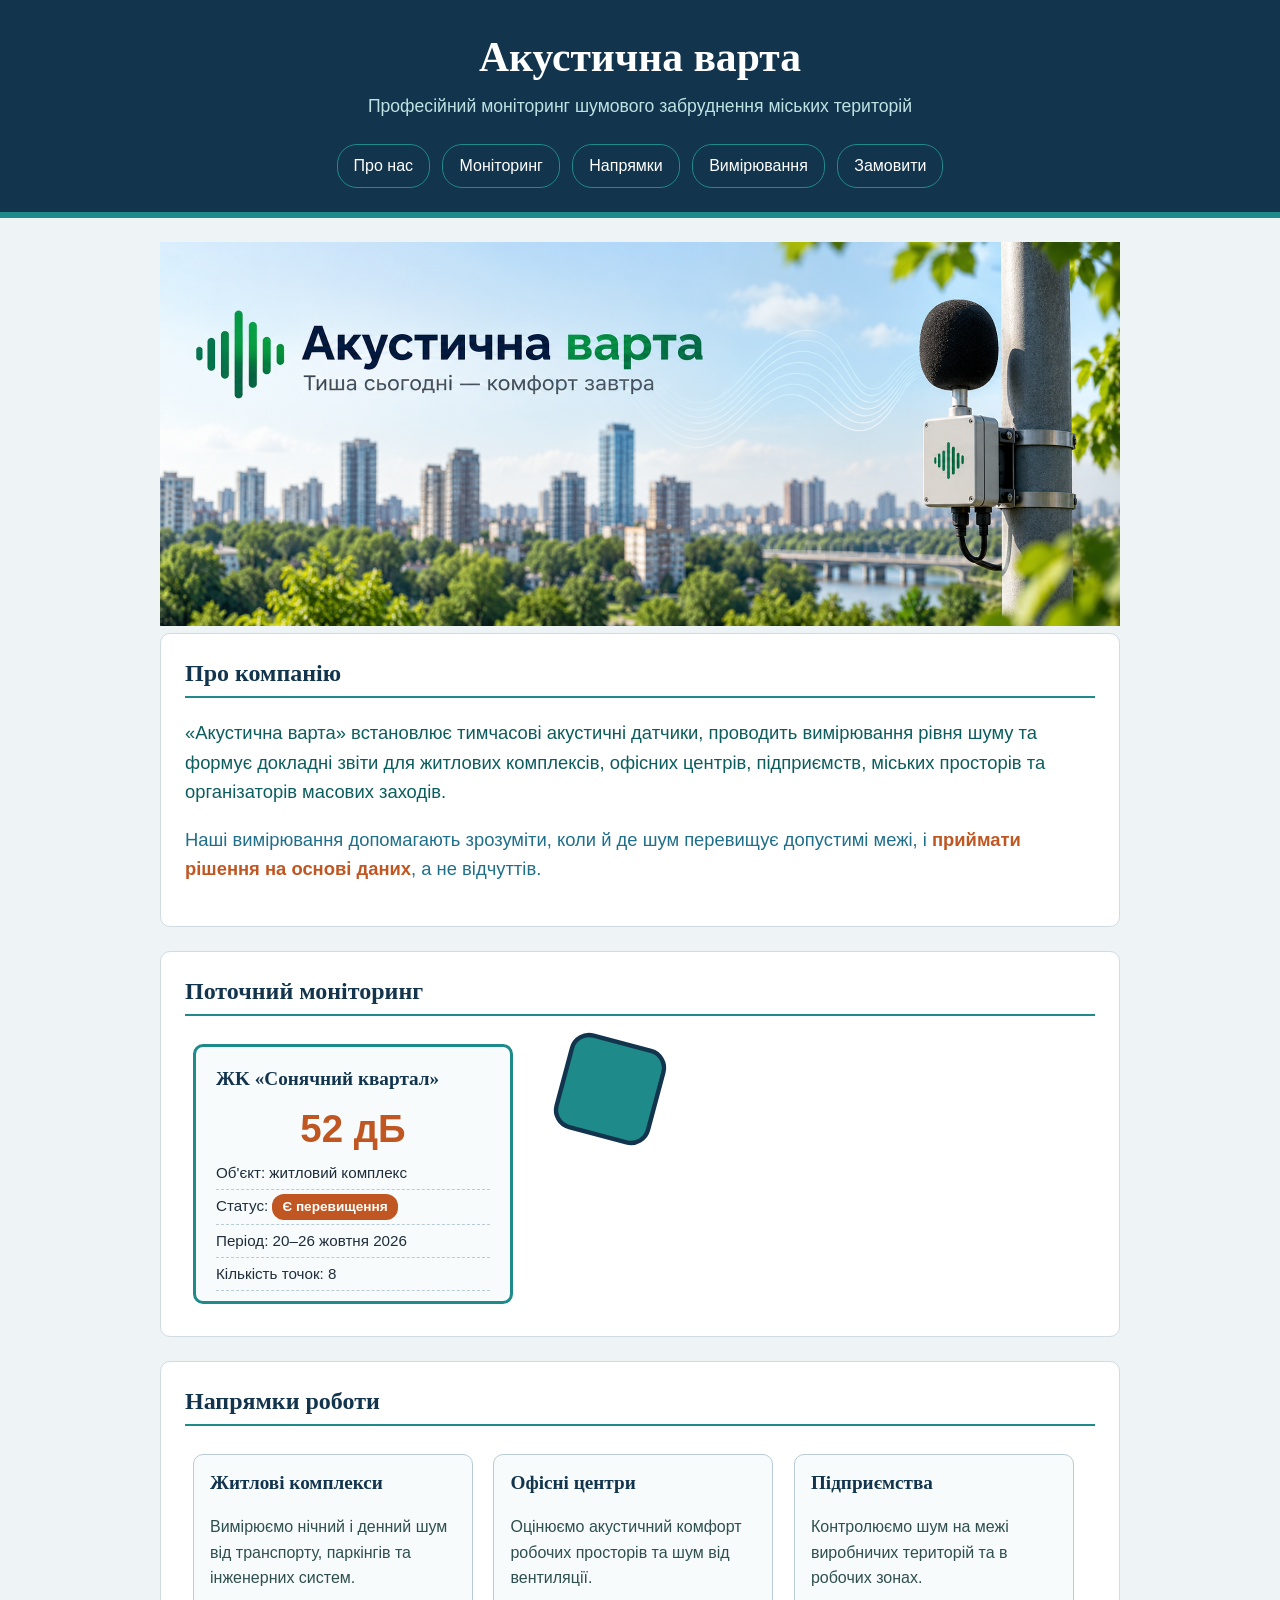
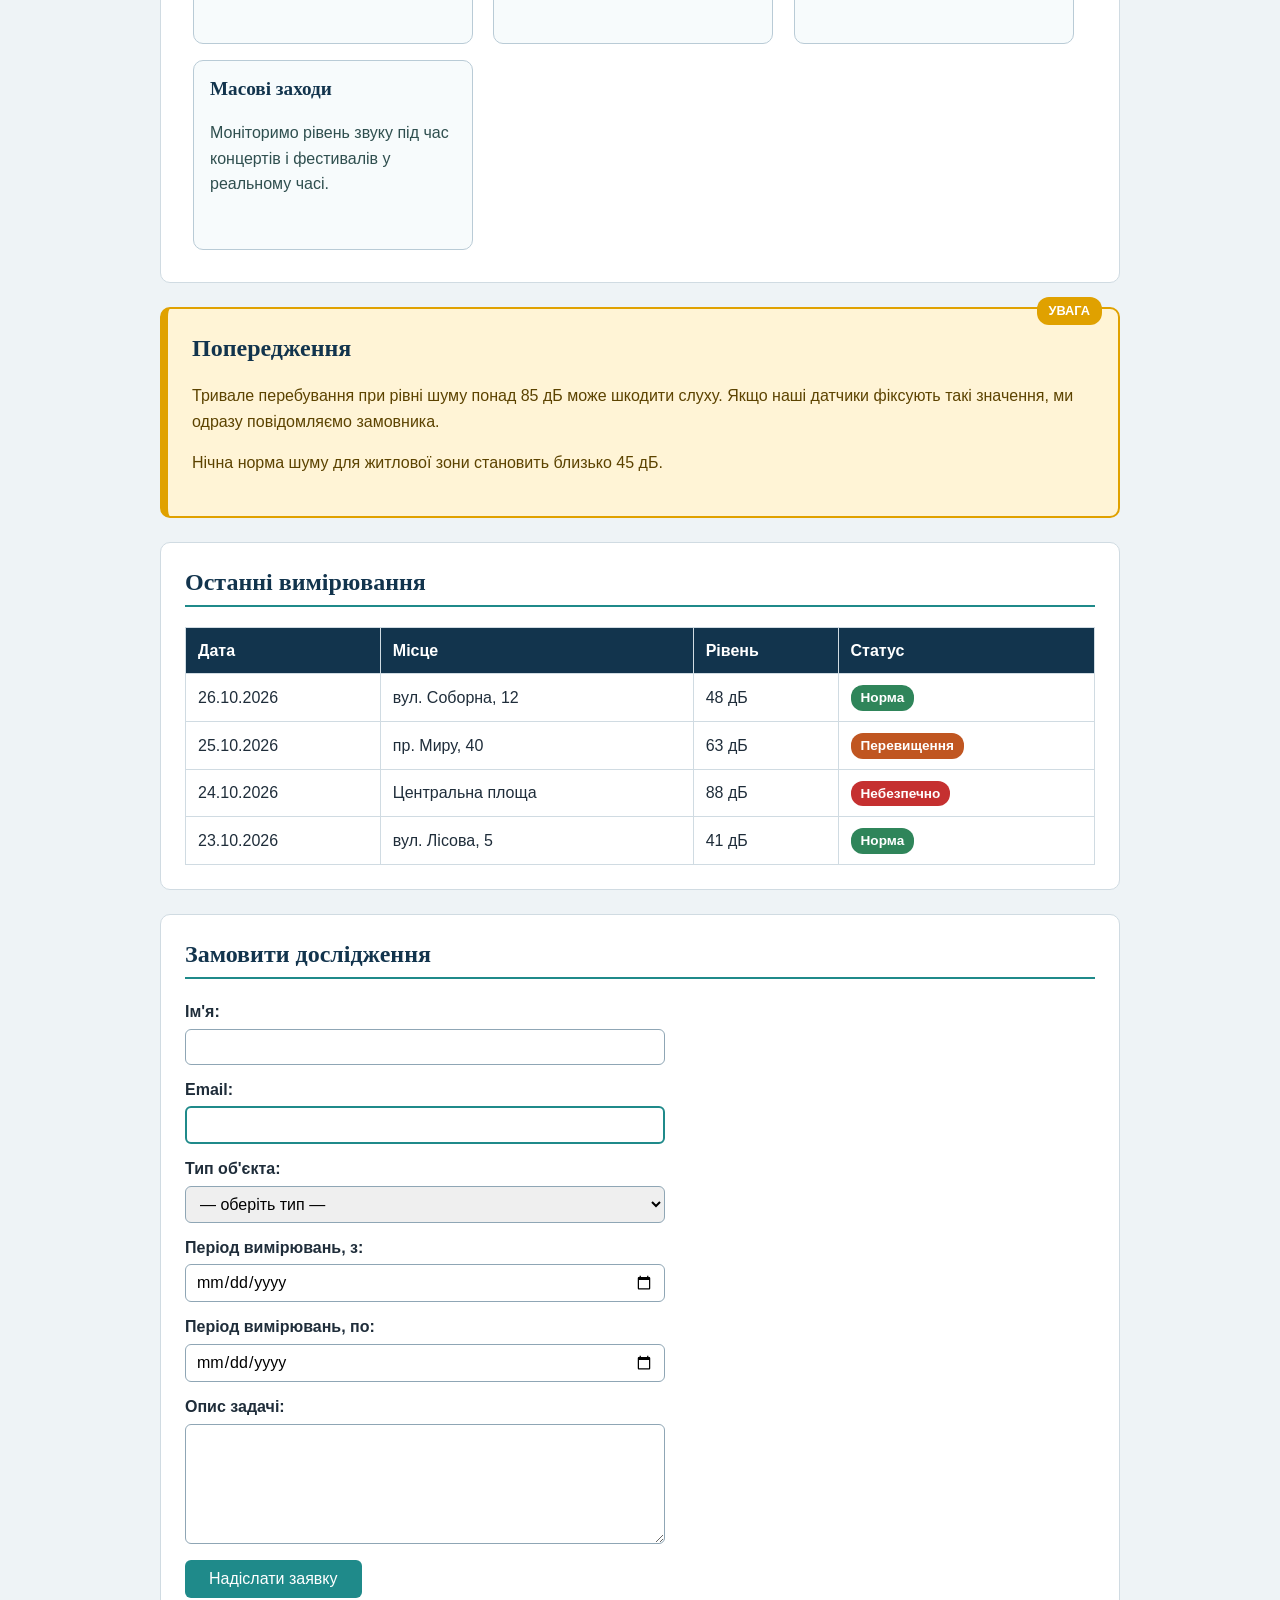
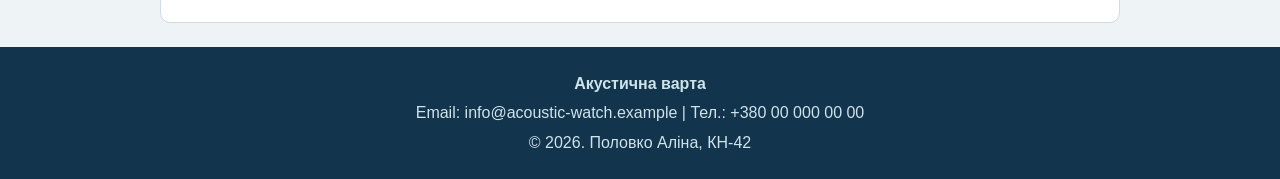
<file: lab2/index.html>
<!DOCTYPE html>
<html lang="uk">
<head>
<meta charset="UTF-8">
<meta name="viewport" content="width=device-width, initial-scale=1">
<title>Акустична варта — моніторинг шумового забруднення</title>
<link rel="stylesheet" href="css/style.css">
</head>
<body>

<header>
<h1>Акустична варта</h1>
<p class="slogan">Професійний моніторинг шумового забруднення міських територій</p>
<nav>
<a href="#intro">Про нас</a>
<a href="#monitoring">Моніторинг</a>
<a href="#services">Напрямки</a>
<a href="#measurements">Вимірювання</a>
<a href="#order">Замовити</a>
</nav>
</header>

<main>
<img src="images/sensor.jpg" alt="Міська вулиця з інтенсивним рухом транспорту" class="photo">


<section id="intro">
<h2>Про компанію</h2>
<p id="company-description" class="lead">«Акустична варта» встановлює тимчасові акустичні датчики, проводить вимірювання рівня шуму та формує докладні звіти для житлових комплексів, офісних центрів, підприємств, міських просторів та організаторів масових заходів.</p>
<p class="lead">Наші вимірювання допомагають зрозуміти, коли й де шум перевищує допустимі межі, і <span class="level">приймати рішення на основі даних</span>, а не відчуттів.</p>
</section>

<section id="monitoring">
<h2>Поточний моніторинг</h2>
<div class="card monitoring-card">
<h3>ЖK «Сонячний квартал»</h3>
<p class="level-value">52 дБ</p>
<ul class="stats">
<li>Об'єкт: житловий комплекс</li>
<li>Статус: <span class="status status-warn">Є перевищення</span></li>
<li>Період: 20–26 жовтня 2026</li>
<li>Кількість точок: 8</li>
</ul>
</div>
<div class="sensor" aria-hidden="true"></div>
</section>

<section id="services">
<h2>Напрямки роботи</h2>
<article class="card">
<h3>Житлові комплекси</h3>
<p>Вимірюємо нічний і денний шум від транспорту, паркінгів та інженерних систем.</p>
</article>
<article class="card">
<h3>Офісні центри</h3>
<p>Оцінюємо акустичний комфорт робочих просторів та шум від вентиляції.</p>
</article>
<article class="card">
<h3>Підприємства</h3>
<p>Контролюємо шум на межі виробничих територій та в робочих зонах.</p>
</article>
<article class="card">
<h3>Масові заходи</h3>
<p>Моніторимо рівень звуку під час концертів і фестивалів у реальному часі.</p>
</article>
</section>

<aside class="warning">
<span class="badge">Увага</span>
<h2>Попередження</h2>
<p>Тривале перебування при рівні шуму понад 85 дБ може шкодити слуху. Якщо наші датчики фіксують такі значення, ми одразу повідомляємо замовника.</p>
<p>Нічна норма шуму для житлової зони становить близько 45 дБ.</p>
</aside>

<section id="measurements">
<h2>Останні вимірювання</h2>
<table>
<thead>
<tr>
<th>Дата</th>
<th>Місце</th>
<th>Рівень</th>
<th>Статус</th>
</tr>
</thead>
<tbody>
<tr>
<td>26.10.2026</td>
<td>вул. Соборна, 12</td>
<td>48 дБ</td>
<td><span class="status status-ok">Норма</span></td>
</tr>
<tr>
<td>25.10.2026</td>
<td>пр. Миру, 40</td>
<td>63 дБ</td>
<td><span class="status status-warn">Перевищення</span></td>
</tr>
<tr>
<td>24.10.2026</td>
<td>Центральна площа</td>
<td>88 дБ</td>
<td><span class="status status-bad">Небезпечно</span></td>
</tr>
<tr>
<td>23.10.2026</td>
<td>вул. Лісова, 5</td>
<td>41 дБ</td>
<td><span class="status status-ok">Норма</span></td>
</tr>
</tbody>
</table>
</section>

<section id="order">
<h2>Замовити дослідження</h2>
<form action="#" method="get">
<label for="name">Ім'я:</label>
<input type="text" id="name" name="name" required>

<label for="email">Email:</label>
<input type="email" id="email" name="email" required>

<label for="object-type">Тип об'єкта:</label>
<select id="object-type" name="object_type" required>
<option value="">— оберіть тип —</option>
<option value="residential">Житловий комплекс</option>
<option value="office">Офісний центр</option>
<option value="factory">Підприємство</option>
<option value="city">Міський простір</option>
<option value="event">Масовий захід</option>
</select>

<label for="date-from">Період вимірювань, з:</label>
<input type="date" id="date-from" name="date_from" required>

<label for="date-to">Період вимірювань, по:</label>
<input type="date" id="date-to" name="date_to" required>

<label for="description">Опис задачі:</label>
<textarea id="description" name="description"></textarea>

<button type="submit">Надіслати заявку</button>
</form>
</section>

</main>

<footer>
<p><strong>Акустична варта</strong></p>
<p>Email: info@acoustic-watch.example | Тел.: +380 00 000 00 00</p>
<p>&copy; 2026. Половко Аліна, КН-42</p>
</footer>

</body>
</html>
</file>
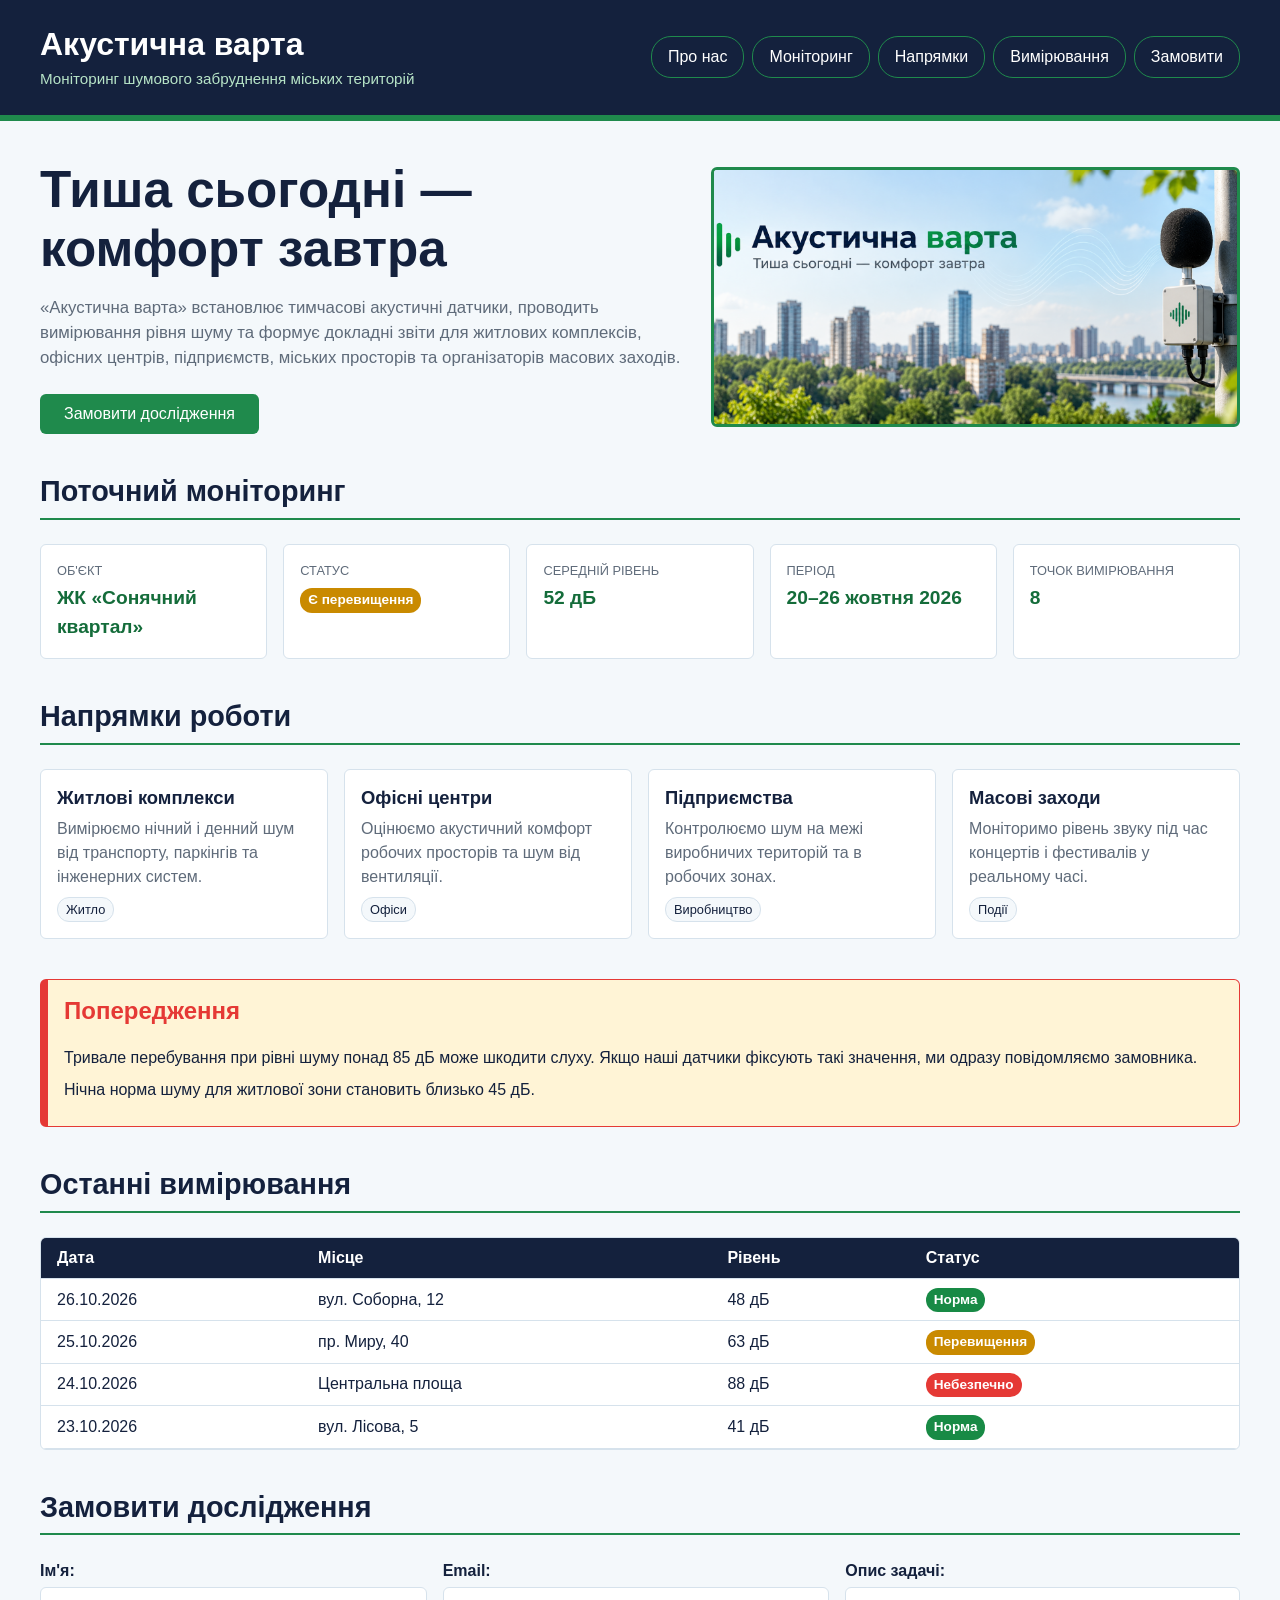
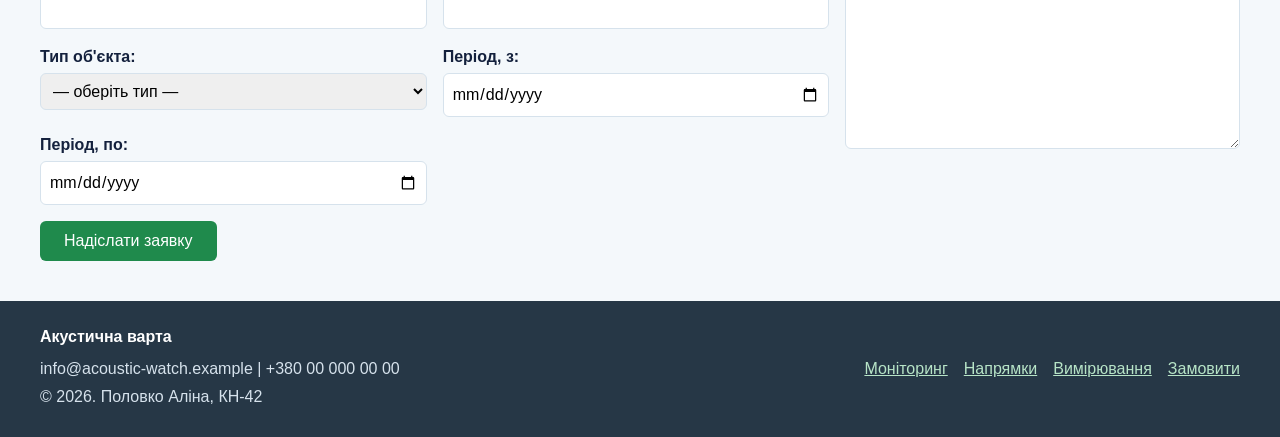
<file: lab3/index.html>
<!DOCTYPE html>
<html lang="uk">
<head>
<meta charset="UTF-8">
<meta name="viewport" content="width=device-width, initial-scale=1.0">
<title>Акустична варта — моніторинг шумового забруднення</title>
<link rel="stylesheet" href="css/main.css">
<script src="./js/monitoring.js" defer></script>
</head>
<body>

<header class="header">
<div class="header__inner">
<div class="logo">
<h1 class="logo__title">Акустична варта</h1>
<p class="logo__slogan">Моніторинг шумового забруднення міських територій</p>
</div>
<nav class="nav">
<a class="nav__link" href="#intro">Про нас</a>
<a class="nav__link" href="#monitoring">Моніторинг</a>
<a class="nav__link" href="#services">Напрямки</a>
<a class="nav__link" href="#measurements">Вимірювання</a>
<a class="nav__link" href="#order">Замовити</a>
</nav>
</div>
</header>

<main>

<section class="section hero" id="intro">
<div class="hero__content">
<h2 class="hero__title">Тиша сьогодні — комфорт завтра</h2>
<p class="hero__text">«Акустична варта» встановлює тимчасові акустичні датчики, проводить вимірювання рівня шуму та формує докладні звіти для житлових комплексів, офісних центрів, підприємств, міських просторів та організаторів масових заходів.</p>
<a class="button" href="#order">Замовити дослідження</a>
</div>
<div class="hero__image">
<img src="images/sensor.jpg" alt="Акустична варта: Тиша сьогодні — комфорт завтра">
</div>
</section>

<section class="section" id="monitoring">
<h2 class="section__title">Поточний моніторинг</h2>
<div class="monitoring-grid">
<article class="monitor-card">
<span class="monitor-card__label">Об'єкт</span>
<span class="monitor-card__value">ЖК «Сонячний квартал»</span>
</article>
<article class="monitor-card">
<span class="monitor-card__label">Статус</span>
<span class="monitor-card__value"><span class="status status--warn">Є перевищення</span></span>
</article>
<article class="monitor-card">
<span class="monitor-card__label">Середній рівень</span>
<span class="monitor-card__value">52 дБ</span>
</article>
<article class="monitor-card">
<span class="monitor-card__label">Період</span>
<span class="monitor-card__value">20–26 жовтня 2026</span>
</article>
<article class="monitor-card">
<span class="monitor-card__label">Точок вимірювання</span>
<span class="monitor-card__value">8</span>
</article>
</div>
</section>

<section class="section" id="services">
<h2 class="section__title">Напрямки роботи</h2>
<div class="services-grid">
<article class="service-card">
<h3 class="service-card__title">Житлові комплекси</h3>
<p class="service-card__text">Вимірюємо нічний і денний шум від транспорту, паркінгів та інженерних систем.</p>
<span class="service-card__tag">Житло</span>
</article>
<article class="service-card">
<h3 class="service-card__title">Офісні центри</h3>
<p class="service-card__text">Оцінюємо акустичний комфорт робочих просторів та шум від вентиляції.</p>
<span class="service-card__tag">Офіси</span>
</article>
<article class="service-card">
<h3 class="service-card__title">Підприємства</h3>
<p class="service-card__text">Контролюємо шум на межі виробничих територій та в робочих зонах.</p>
<span class="service-card__tag">Виробництво</span>
</article>
<article class="service-card">
<h3 class="service-card__title">Масові заходи</h3>
<p class="service-card__text">Моніторимо рівень звуку під час концертів і фестивалів у реальному часі.</p>
<span class="service-card__tag">Події</span>
</article>
</div>
</section>

<aside class="section">
<div class="warning">
<h2 class="warning__title">Попередження</h2>
<p class="warning__text">Тривале перебування при рівні шуму понад 85 дБ може шкодити слуху. Якщо наші датчики фіксують такі значення, ми одразу повідомляємо замовника.</p>
<p class="warning__text">Нічна норма шуму для житлової зони становить близько 45 дБ.</p>
</div>
</aside>

<section class="section" id="measurements">
<h2 class="section__title">Останні вимірювання</h2>
<div class="table-wrapper">
<table class="table">
<thead>
<tr>
<th>Дата</th>
<th>Місце</th>
<th>Рівень</th>
<th>Статус</th>
</tr>
</thead>
<tbody>
<tr>
<td>26.10.2026</td>
<td>вул. Соборна, 12</td>
<td>48 дБ</td>
<td><span class="status status--ok">Норма</span></td>
</tr>
<tr>
<td>25.10.2026</td>
<td>пр. Миру, 40</td>
<td>63 дБ</td>
<td><span class="status status--warn">Перевищення</span></td>
</tr>
<tr>
<td>24.10.2026</td>
<td>Центральна площа</td>
<td>88 дБ</td>
<td><span class="status status--bad">Небезпечно</span></td>
</tr>
<tr>
<td>23.10.2026</td>
<td>вул. Лісова, 5</td>
<td>41 дБ</td>
<td><span class="status status--ok">Норма</span></td>
</tr>
</tbody>
</table>
</div>
</section>

<section class="section" id="order">
<h2 class="section__title">Замовити дослідження</h2>
<form class="form" action="#" method="get">
<div class="form__fields">
<div class="form__group">
<label for="name">Ім'я:</label>
<input type="text" id="name" name="name" required>
</div>
<div class="form__group">
<label for="email">Email:</label>
<input type="email" id="email" name="email" required>
</div>
<div class="form__group">
<label for="object-type">Тип об'єкта:</label>
<select id="object-type" name="object_type" required>
<option value="">— оберіть тип —</option>
<option value="residential">Житловий комплекс</option>
<option value="office">Офісний центр</option>
<option value="factory">Підприємство</option>
<option value="city">Міський простір</option>
<option value="event">Масовий захід</option>
</select>
</div>
<div class="form__group">
<label for="date-from">Період, з:</label>
<input type="date" id="date-from" name="date_from" required>
</div>
<div class="form__group">
<label for="date-to">Період, по:</label>
<input type="date" id="date-to" name="date_to" required>
</div>
</div>
<div class="form__group form__description">
<label for="description">Опис задачі:</label>
<textarea id="description" name="description" rows="6"></textarea>
</div>
<div class="form__submit">
<button class="button" type="submit">Надіслати заявку</button>
</div>
</form>
</section>

</main>

<footer class="footer">
<div class="footer__inner">
<div class="footer__info">
<p class="footer__name">Акустична варта</p>
<p class="footer__text">info@acoustic-watch.example | +380 00 000 00 00</p>
<p class="footer__text">&copy; 2026. Половко Аліна, КН-42</p>
</div>
<nav class="footer__nav">
<a class="footer__link" href="#monitoring">Моніторинг</a>
<a class="footer__link" href="#services">Напрямки</a>
<a class="footer__link" href="#measurements">Вимірювання</a>
<a class="footer__link" href="#order">Замовити</a>
</nav>
</div>
</footer>

</body>
</html>
</file>
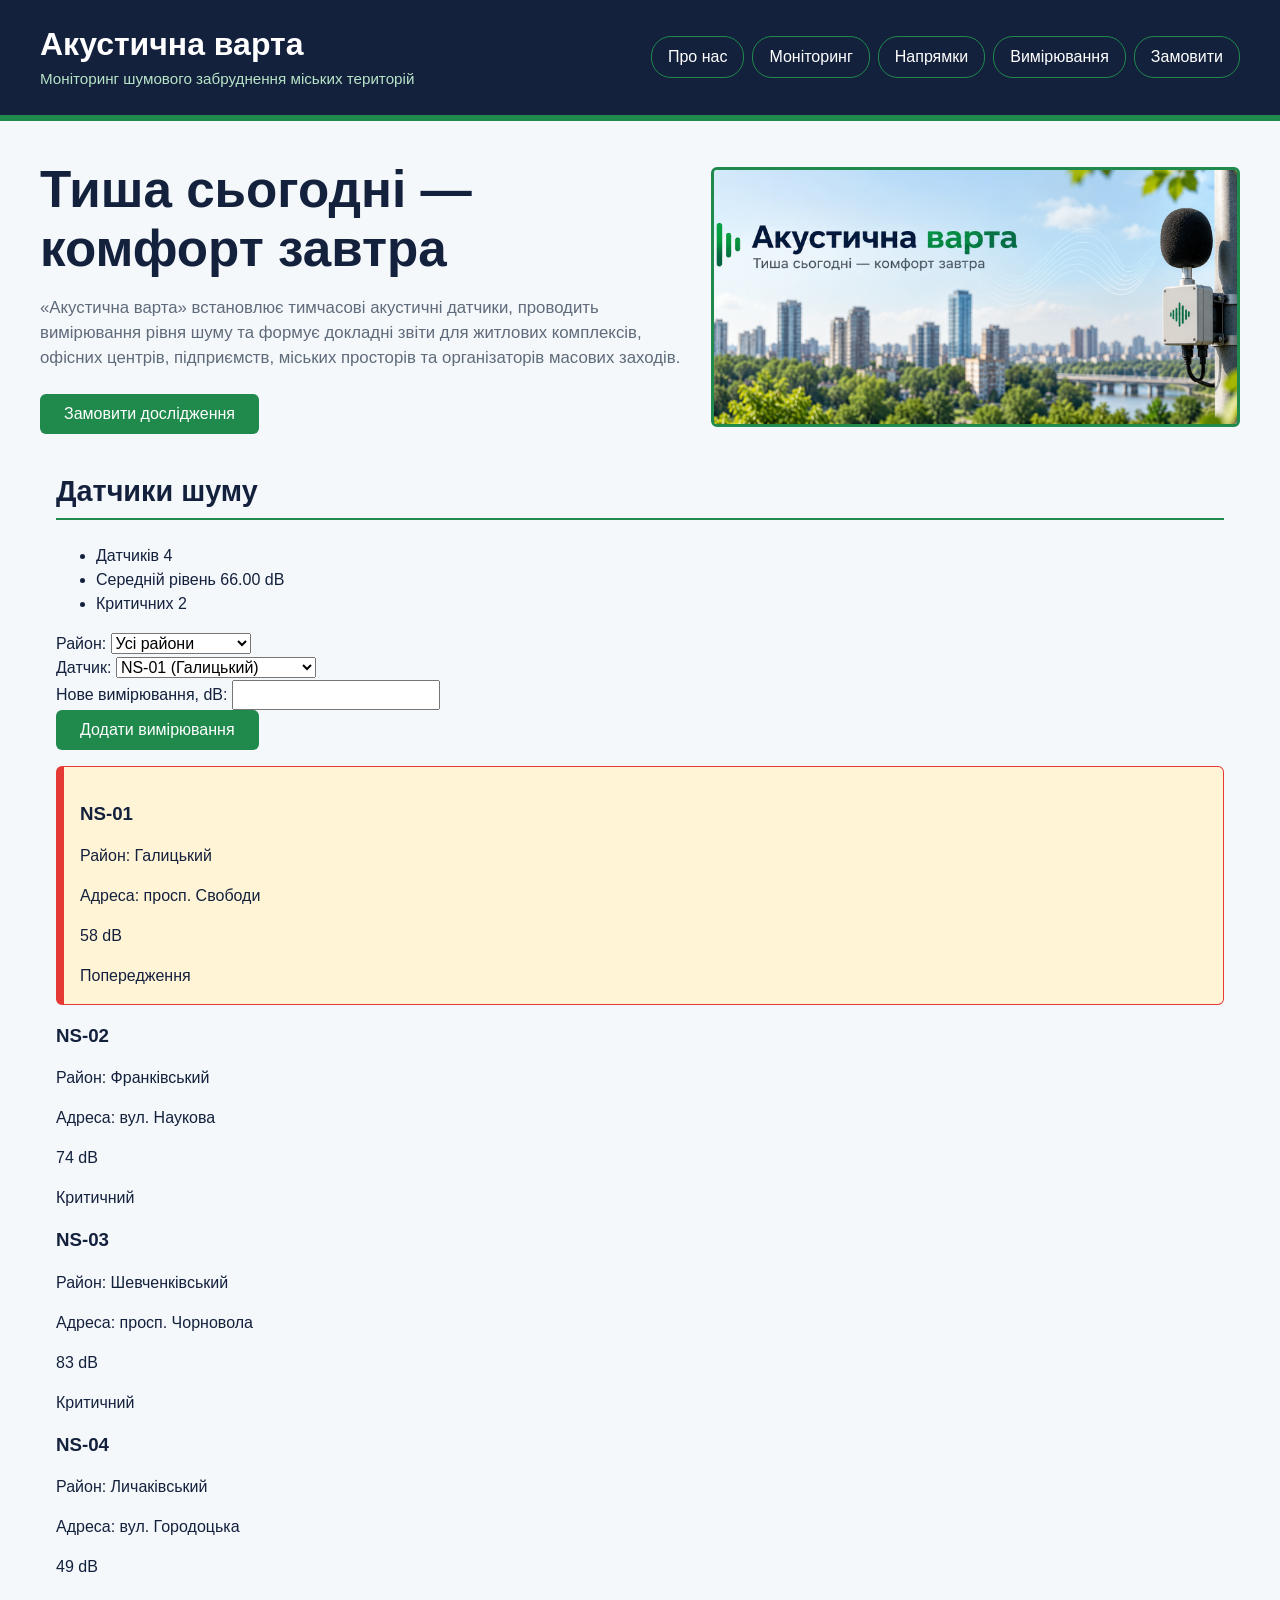
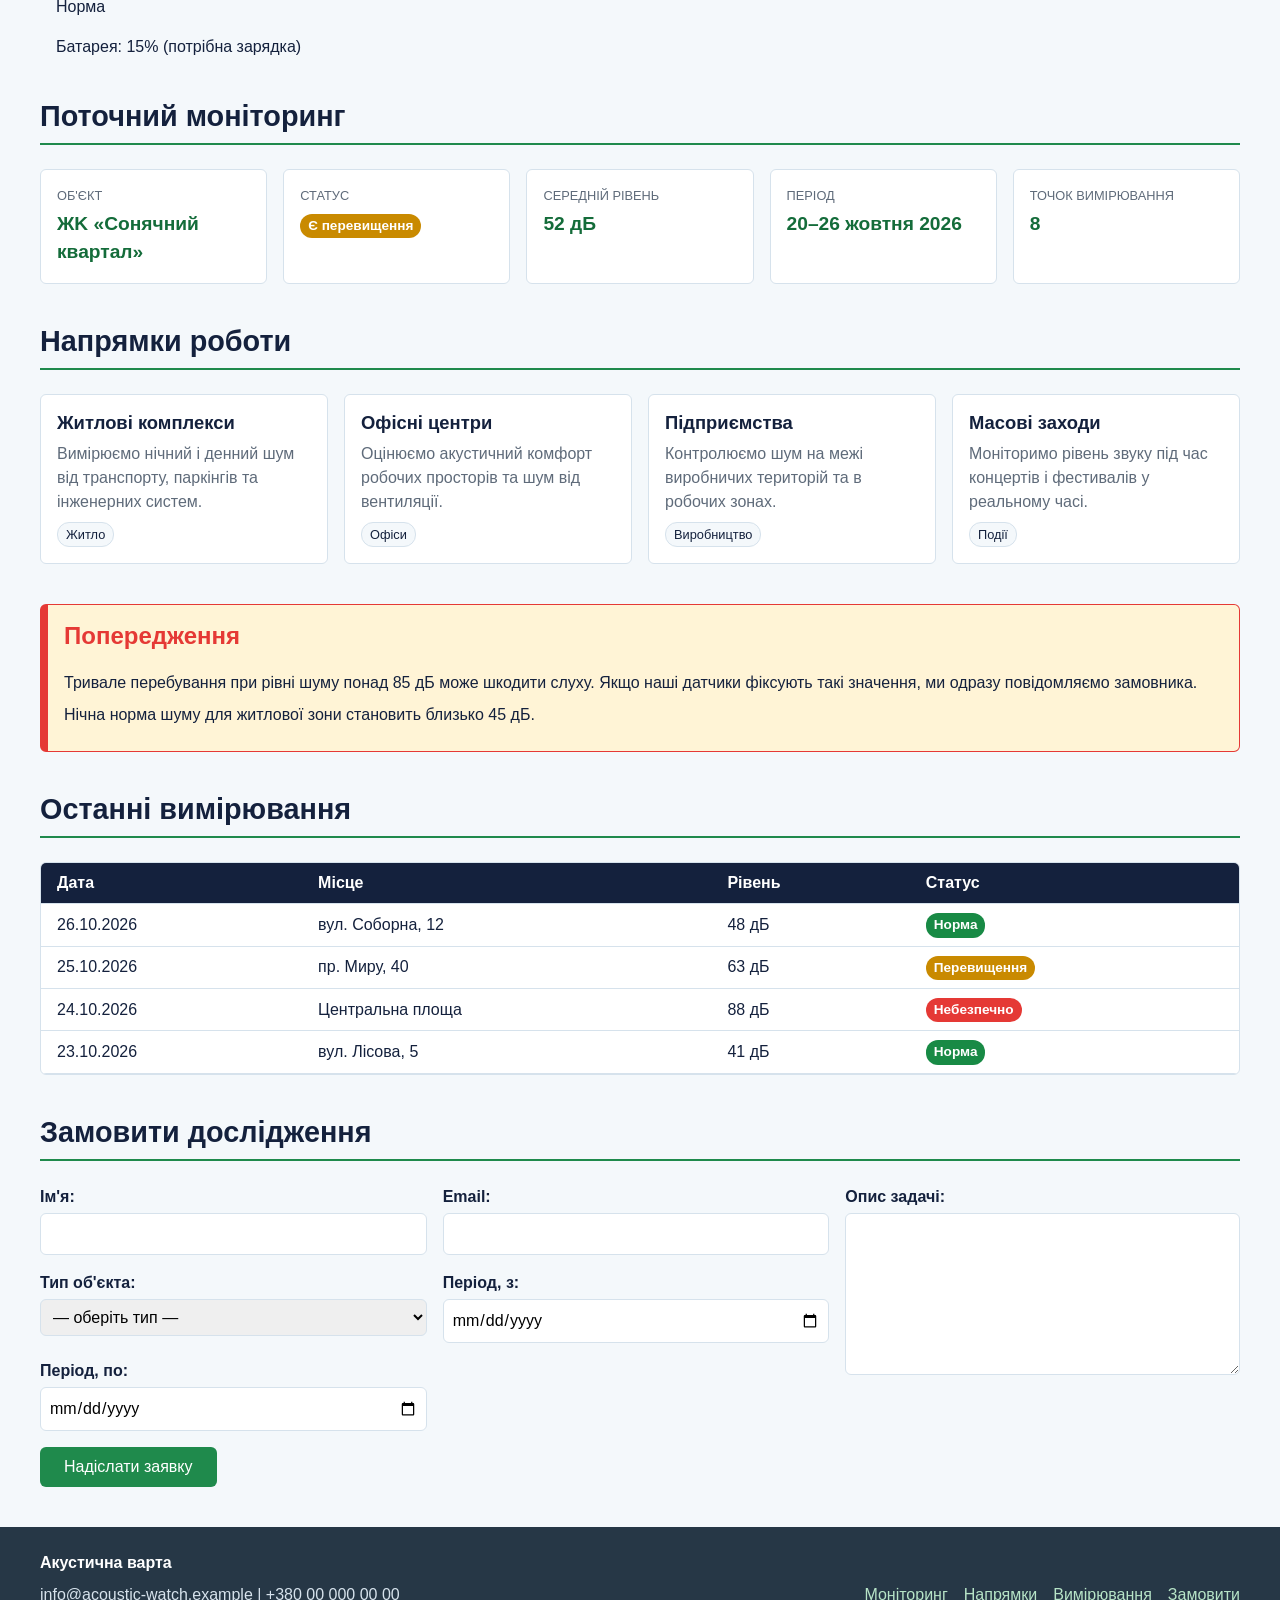
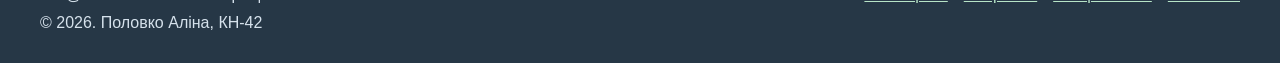
<file: lab5/lab3/index.html>
<!DOCTYPE html>
<html lang="uk">
<head>
<meta charset="UTF-8">
<meta name="viewport" content="width=device-width, initial-scale=1.0">
<title>Акустична варта — моніторинг шумового забруднення</title>
<link rel="stylesheet" href="css/main.css">
<script type="module" src="./js/app.js"></script>
</head>
<body>

<header class="header">
<div class="header__inner">
<div class="logo">
<h1 class="logo__title">Акустична варта</h1>
<p class="logo__slogan">Моніторинг шумового забруднення міських територій</p>
</div>
<nav class="nav">
<a class="nav__link" href="#intro">Про нас</a>
<a class="nav__link" href="#monitoring">Моніторинг</a>
<a class="nav__link" href="#services">Напрямки</a>
<a class="nav__link" href="#measurements">Вимірювання</a>
<a class="nav__link" href="#order">Замовити</a>
</nav>
</div>
</header>

<main>

<section class="section hero" id="intro">
<div class="hero__content">
<h2 class="hero__title">Тиша сьогодні — комфорт завтра</h2>
<p class="hero__text">«Акустична варта» встановлює тимчасові акустичні датчики, проводить вимірювання рівня шуму та формує докладні звіти для житлових комплексів, офісних центрів, підприємств, міських просторів та організаторів масових заходів.</p>
<a class="button" href="#order">Замовити дослідження</a>
</div>
<div class="hero__image">
<img src="images/sensor.jpg" alt="Акустична варта: Тиша сьогодні — комфорт завтра">
</div>
</section>

<section class="section" id="monitoring">
<section class="section" id="sensors">
<h2 class="section__title">Датчики шуму</h2>

<ul class="sensor-summary">
<li class="sensor-summary__item">
<span class="sensor-summary__label">Датчиків</span>
<span class="sensor-summary__value" id="summary-count">0</span>
</li>
<li class="sensor-summary__item">
<span class="sensor-summary__label">Середній рівень</span>
<span class="sensor-summary__value" id="summary-average">—</span>
</li>
<li class="sensor-summary__item">
<span class="sensor-summary__label">Критичних</span>
<span class="sensor-summary__value" id="summary-critical">0</span>
</li>
</ul>

<div class="sensor-controls">
<div class="sensor-controls__group">
<label for="district-filter">Район:</label>
<select id="district-filter"></select>
</div>
</div>

<form class="sensor-controls" id="measurement-form">
<div class="sensor-controls__group">
<label for="sensor-select">Датчик:</label>
<select id="sensor-select"></select>
</div>
<div class="sensor-controls__group">
<label for="level-input">Нове вимірювання, dB:</label>
<input type="number" id="level-input" name="level" min="0" max="200" step="any" required>
</div>
<button class="button" type="submit">Додати вимірювання</button>
</form>
<p class="form-message" id="form-message"></p>

<div class="sensor-grid" id="sensor-list"></div>
</section>
<h2 class="section__title">Поточний моніторинг</h2>
<div class="monitoring-grid">
<article class="monitor-card">
<span class="monitor-card__label">Об'єкт</span>
<span class="monitor-card__value">ЖK «Сонячний квартал»</span>
</article>
<article class="monitor-card">
<span class="monitor-card__label">Статус</span>
<span class="monitor-card__value"><span class="status status--warn">Є перевищення</span></span>
</article>
<article class="monitor-card">
<span class="monitor-card__label">Середній рівень</span>
<span class="monitor-card__value">52 дБ</span>
</article>
<article class="monitor-card">
<span class="monitor-card__label">Період</span>
<span class="monitor-card__value">20–26 жовтня 2026</span>
</article>
<article class="monitor-card">
<span class="monitor-card__label">Точок вимірювання</span>
<span class="monitor-card__value">8</span>
</article>
</div>
</section>

<section class="section" id="services">
<h2 class="section__title">Напрямки роботи</h2>
<div class="services-grid">
<article class="service-card">
<h3 class="service-card__title">Житлові комплекси</h3>
<p class="service-card__text">Вимірюємо нічний і денний шум від транспорту, паркінгів та інженерних систем.</p>
<span class="service-card__tag">Житло</span>
</article>
<article class="service-card">
<h3 class="service-card__title">Офісні центри</h3>
<p class="service-card__text">Оцінюємо акустичний комфорт робочих просторів та шум від вентиляції.</p>
<span class="service-card__tag">Офіси</span>
</article>
<article class="service-card">
<h3 class="service-card__title">Підприємства</h3>
<p class="service-card__text">Контролюємо шум на межі виробничих територій та в робочих зонах.</p>
<span class="service-card__tag">Виробництво</span>
</article>
<article class="service-card">
<h3 class="service-card__title">Масові заходи</h3>
<p class="service-card__text">Моніторимо рівень звуку під час концертів і фестивалів у реальному часі.</p>
<span class="service-card__tag">Події</span>
</article>
</div>
</section>

<aside class="section">
<div class="warning">
<h2 class="warning__title">Попередження</h2>
<p class="warning__text">Тривале перебування при рівні шуму понад 85 дБ може шкодити слуху. Якщо наші датчики фіксують такі значення, ми одразу повідомляємо замовника.</p>
<p class="warning__text">Нічна норма шуму для житлової зони становить близько 45 дБ.</p>
</div>
</aside>

<section class="section" id="measurements">
<h2 class="section__title">Останні вимірювання</h2>
<div class="table-wrapper">
<table class="table">
<thead>
<tr>
<th>Дата</th>
<th>Місце</th>
<th>Рівень</th>
<th>Статус</th>
</tr>
</thead>
<tbody>
<tr>
<td>26.10.2026</td>
<td>вул. Соборна, 12</td>
<td>48 дБ</td>
<td><span class="status status--ok">Норма</span></td>
</tr>
<tr>
<td>25.10.2026</td>
<td>пр. Миру, 40</td>
<td>63 дБ</td>
<td><span class="status status--warn">Перевищення</span></td>
</tr>
<tr>
<td>24.10.2026</td>
<td>Центральна площа</td>
<td>88 дБ</td>
<td><span class="status status--bad">Небезпечно</span></td>
</tr>
<tr>
<td>23.10.2026</td>
<td>вул. Лісова, 5</td>
<td>41 дБ</td>
<td><span class="status status--ok">Норма</span></td>
</tr>
</tbody>
</table>
</div>
</section>

<section class="section" id="order">
<h2 class="section__title">Замовити дослідження</h2>
<form class="form" action="#" method="get">
<div class="form__fields">
<div class="form__group">
<label for="name">Ім'я:</label>
<input type="text" id="name" name="name" required>
</div>
<div class="form__group">
<label for="email">Email:</label>
<input type="email" id="email" name="email" required>
</div>
<div class="form__group">
<label for="object-type">Тип об'єкта:</label>
<select id="object-type" name="object_type" required>
<option value="">— оберіть тип —</option>
<option value="residential">Житловий комплекс</option>
<option value="office">Офісний центр</option>
<option value="factory">Підприємство</option>
<option value="city">Міський простір</option>
<option value="event">Масовий захід</option>
</select>
</div>
<div class="form__group">
<label for="date-from">Період, з:</label>
<input type="date" id="date-from" name="date_from" required>
</div>
<div class="form__group">
<label for="date-to">Період, по:</label>
<input type="date" id="date-to" name="date_to" required>
</div>
</div>
<div class="form__group form__description">
<label for="description">Опис задачі:</label>
<textarea id="description" name="description" rows="6"></textarea>
</div>
<div class="form__submit">
<button class="button" type="submit">Надіслати заявку</button>
</div>
</form>
</section>

</main>

<footer class="footer">
<div class="footer__inner">
<div class="footer__info">
<p class="footer__name">Акустична варта</p>
<p class="footer__text">info@acoustic-watch.example | +380 00 000 00 00</p>
<p class="footer__text">&copy; 2026. Половко Аліна, КН-42</p>
</div>
<nav class="footer__nav">
<a class="footer__link" href="#monitoring">Моніторинг</a>
<a class="footer__link" href="#services">Напрямки</a>
<a class="footer__link" href="#measurements">Вимірювання</a>
<a class="footer__link" href="#order">Замовити</a>
</nav>
</div>
</footer>

</body>
</html>
</file>
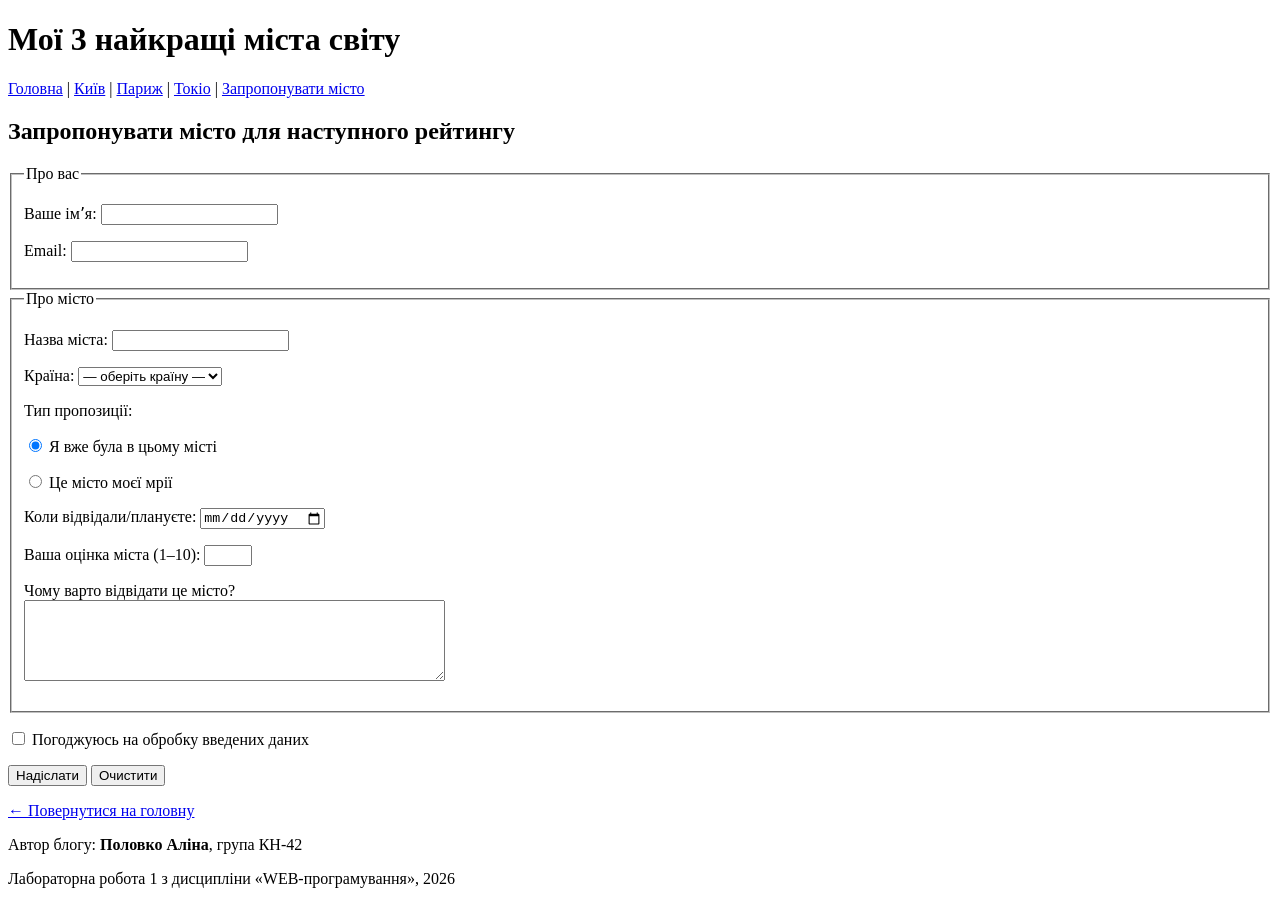
<file: lab1/form.html>
<!DOCTYPE html>
<html lang="uk">
<head>
<meta charset="UTF-8">
<title>Запропонувати місто — Мої 3 найкращі міста світу</title>
</head>
<body>
<header>
<h1>Мої 3 найкращі міста світу</h1>
<nav>
<a href="index.html">Головна</a> |
<a href="city-kyiv.html">Київ</a> |
<a href="city-paris.html">Париж</a> |
<a href="city-tokyo.html">Токіо</a> |
<a href="form.html">Запропонувати місто</a>
</nav>
</header>
<main>
<h2>Запропонувати місто для наступного рейтингу</h2>
<form action="form.html" method="get">
<fieldset>
<legend>Про вас</legend>
<p>
<label for="name">Ваше імʼя:</label>
<input type="text" id="name" name="name" required>
</p>
<p>
<label for="email">Email:</label>
<input type="email" id="email" name="email" required>
</p>
</fieldset>

<fieldset>
<legend>Про місто</legend>
<p>
<label for="city">Назва міста:</label>
<input type="text" id="city" name="city" required>
</p>
<p>
<label for="country">Країна:</label>
<select id="country" name="country" required>
<option value="">— оберіть країну —</option>
<option value="ukraine">Україна</option>
<option value="italy">Італія</option>
<option value="spain">Іспанія</option>
<option value="usa">США</option>
<option value="other">Інша</option>
</select>
</p>
<p>Тип пропозиції:</p>
<p>
<input type="radio" id="type-visited" name="type" value="visited" checked>
<label for="type-visited">Я вже була в цьому місті</label>
</p>
<p>
<input type="radio" id="type-dream" name="type" value="dream">
<label for="type-dream">Це місто моєї мрії</label>
</p>
<p>
<label for="visit-date">Коли відвідали/плануєте:</label>
<input type="date" id="visit-date" name="visit_date">
</p>
<p>
<label for="rating">Ваша оцінка міста (1–10):</label>
<input type="number" id="rating" name="rating" min="1" max="10">
</p>
<p>
<label for="reason">Чому варто відвідати це місто?</label><br>
<textarea id="reason" name="reason" rows="5" cols="50" required></textarea>
</p>
</fieldset>

<p>
<input type="checkbox" id="agree" name="agree" required>
<label for="agree">Погоджуюсь на обробку введених даних</label>
</p>
<p>
<button type="submit">Надіслати</button>
<button type="reset">Очистити</button>
</p>
</form>
<p><a href="index.html">← Повернутися на головну</a></p>
</main>
<footer>
<p>Автор блогу: <strong>Половко Аліна</strong>, група КН-42</p>
<p>Лабораторна робота 1 з дисципліни «WEB-програмування», 2026</p>
</footer>
</body>
</html>
</file>
<file: lab2/css/style.css>
/* ===== 1. СЕЛЕКТОРИ: універсальний ===== */
* {
  box-sizing: border-box;
}

/* ===== СЕЛЕКТОР ЕЛЕМЕНТА: базові стилі ===== */
body {
  margin: 0;
  font-family: Arial, Helvetica, sans-serif;
  font-size: 16px;
  line-height: 1.6;
  color: #1f2d3a;
  background-color: #eef3f6;
}

/* ===== ГРУПУВАННЯ СЕЛЕКТОРІВ ===== */
h1, h2, h3 {
  font-family: Georgia, "Times New Roman", serif;
  line-height: 1.25;
  color: #12344d;
}

/* ===== HEADER (backgrounds & borders, fonts & text) ===== */
header {
  background-color: #12344d;
  padding: 32px 20px 20px;
  text-align: center;
  border-bottom: 6px solid #1f8a8a;
}

header h1 {
  margin: 0 0 8px;
  font-size: 2.6rem;
  color: #ffffff;
}

.slogan {
  margin: 0 0 20px;
  font-size: 1.1rem;
  font-weight: 300;
  color: #bfe3e3;
}

/* ===== NAV: display inline-block ===== */
nav a {
  display: inline-block;
  margin: 4px;
  padding: 8px 16px;
  color: #ffffff;
  text-decoration: none;
  border: 1px solid #1f8a8a;
  border-radius: 20px;
  transition: background-color 0.3s;
}

nav a:hover {
  background-color: #1f8a8a;
}

/* ===== MAIN і SECTION: display block, Box Model ===== */
main {
  max-width: 1000px;
  margin: 24px auto;
  padding: 0 20px;
}
img {
  max-width: 100%;
  height: auto;
}

.banner {
  display: block;
  width: 100%;
  max-width: 900px;
  height: 300px;
  margin: 0 auto 20px;
  object-fit: cover;
  border: 3px solid #1f8a8a;
  border-radius: 10px;
}
section {
  display: block;
  margin-bottom: 24px;
  padding: 24px;
  background-color: #ffffff;
  border: 1px solid #d0dbe2;
  border-radius: 10px;
}

section h2 {
  margin-top: 0;
  padding-bottom: 8px;
  border-bottom: 2px solid #1f8a8a;
}

/* ===== КАСКАД ТА SPECIFICITY (навмисний конфлікт) =====
   Усі три правила задають color для одного й того ж абзацу
   <p id="company-description" class="lead">:
   1) p                     -> специфічність (0,0,1) — найслабше
   2) .lead                 -> специфічність (0,1,0) — сильніше за p
   3) #company-description  -> специфічність (1,0,0) — найсильніше, ПЕРЕМАГАЄ
   У DevTools правила p і .lead будуть перекреслені. */
p {
  color: darkslategray;
}

.lead {
  color: #1f6f8b;
  font-size: 1.1rem;
}

#company-description {
  color: #0b5d5d;
}

/* Конфлікт з однаковою специфічністю: перемагає те правило, яке в коді ПІЗНІШЕ.
   Обидва — клас (0,1,0), тому діє font-size: 1.15rem. */
.lead {
  font-size: 1.15rem;
}

/* display: inline — рядковий елемент усередині тексту */
.level {
  display: inline;
  font-weight: bold;
  color: #c05621;
}

/* ===== КАРТКИ: inline-block, Box Model, transition ===== */
.card {
  display: inline-block;
  vertical-align: top;
  width: 280px;
  min-height: 190px;
  margin: 8px;
  padding: 16px;
  background-color: #f7fbfc;
  border: 1px solid #b9cbd6;
  border-radius: 10px;
  transition: transform 0.3s, box-shadow 0.3s;
}

.card:hover {
  transform: translateY(-4px);
  box-shadow: 0 6px 14px rgba(0, 0, 0, 0.15);
}

.card h3 {
  margin-top: 0;
  font-size: 1.2rem;
}

/* Картка вимірювання: Box Model + border-box */
.monitoring-card {
  width: 320px;
  height: 260px;
  padding: 20px;
  border: 3px solid #1f8a8a;
  box-sizing: border-box;
}

.level-value {
  margin: 0 0 8px;
  font-size: 2.4rem;
  font-weight: bold;
  line-height: 1;
  text-align: center;
  color: #c05621;
}

.stats {
  margin: 0;
  padding: 0;
  list-style: none;
  font-size: 0.95rem;
}

.stats li {
  padding: 4px 0;
  border-bottom: 1px dashed #b9cbd6;
}

/* ===== СТАТУСИ (colors) ===== */
.status {
  display: inline-block;
  padding: 2px 10px;
  font-size: 0.85rem;
  font-weight: bold;
  color: #ffffff;
  border-radius: 12px;
}

.status-ok {
  background-color: #2f855a;
}

.status-warn {
  background-color: #c05621;
}

.status-bad {
  background-color: #c53030;
}

/* ===== ДЕКОРАТИВНИЙ ДАТЧИК: transform ===== */
.sensor {
  display: inline-block;
  vertical-align: middle;
  width: 90px;
  height: 90px;
  margin: 8px 40px;
  background-color: #1f8a8a;
  border: 4px solid #12344d;
  border-radius: 20%;
  transform: rotate(15deg) scale(1.1);
  transition: transform 0.5s;
}

.sensor:hover {
  transform: rotate(180deg) scale(1.3);
}

/* ===== ASIDE WARNING: position relative + absolute ===== */
.warning {
  position: relative;
  margin-bottom: 24px;
  padding: 24px;
  background-color: #fff4d6;
  border: 2px solid #e0a100;
  border-left-width: 8px;
  border-radius: 10px;
}

.warning h2 {
  margin-top: 0;
}

/* .warning p (0,1,1) сильніший за p (0,0,1), тому перекриває darkslategray */
.warning p {
  color: #5c4300;
}

.warning .badge {
  position: absolute;
  top: -12px;
  right: 16px;
  padding: 4px 12px;
  font-size: 0.8rem;
  font-weight: bold;
  text-transform: uppercase;
  color: #ffffff;
  background-color: #e0a100;
  border-radius: 12px;
}

/* ===== ТАБЛИЦЯ ВИМІРЮВАНЬ ===== */
table {
  width: 100%;
  border-collapse: collapse;
}

th, td {
  padding: 10px 12px;
  text-align: left;
  border: 1px solid #d0dbe2;
}

th {
  color: #ffffff;
  background-color: #12344d;
}

/* ===== ФОРМА: селектор АТРИБУТА ===== */
form label {
  display: block;
  margin: 12px 0 4px;
  font-weight: bold;
}

input[type="text"],
input[type="email"],
input[type="date"],
select,
textarea {
  display: block;
  width: 100%;
  max-width: 480px;
  padding: 8px 10px;
  font-family: inherit;
  font-size: 1rem;
  border: 1px solid #8fa6b5;
  border-radius: 6px;
}

/* Селектор атрибута з тією ж специфічністю, але пізніше — перекриває border */
input[type="email"] {
  border: 2px solid #1f8a8a;
}

textarea {
  height: 120px;
}

/* ===== КНОПКА: transition + зміна кольору при hover ===== */
button {
  display: inline-block;
  margin-top: 16px;
  padding: 10px 24px;
  font-size: 1rem;
  color: #ffffff;
  background-color: #1f8a8a;
  border: none;
  border-radius: 6px;
  cursor: pointer;
  transition: background-color 0.3s, transform 0.2s;
}

button:hover {
  background-color: #c05621;
  transform: scale(1.05);
}

/* ===== FOOTER ===== */
footer {
  padding: 20px;
  text-align: center;
  color: #cfe3ea;
  background-color: #12344d;
}

footer p {
  margin: 4px 0;
  color: #cfe3ea;
}
</file>
<file: lab3/css/main.css>
*,
*::before,
*::after {
  box-sizing: border-box;
}

html {
  scroll-behavior: smooth;
}

body {
  margin: 0;
  color: #14213d;
  background-color: #f4f8fb;
  font-family: Arial, sans-serif;
  line-height: 1.5;
}

h1,
h2,
h3 {
  line-height: 1.25;
}

img {
  display: block;
  max-width: 100%;
  height: auto;
}

button,
input,
select,
textarea {
  font: inherit;
}

.section {
  width: min(100% - 32px, 1200px);
  margin-inline: auto;
  margin-block: 40px;
}
.section__title {
  margin: 0 0 24px;
  padding-bottom: 8px;
  border-bottom: 2px solid #1f8a4c;
  font-size: clamp(1.3rem, 3vw, 1.8rem);
}

.header {
  padding-block: 24px;
  color: #ffffff;
  background-color: #14213d;
  border-bottom: 6px solid #1f8a4c;
}
.header__inner {
  width: min(100% - 32px, 1200px);
  margin-inline: auto;
  display: flex;
  flex-direction: column;
  gap: 16px;
}
@media (min-width: 768px) {
  .header__inner {
    flex-direction: row;
    align-items: center;
    justify-content: space-between;
  }
}

.hero {
  display: grid;
  grid-template-columns: 1fr;
  gap: 24px;
  align-items: center;
}
@media (min-width: 768px) {
  .hero {
    grid-template-columns: 1.1fr 0.9fr;
  }
}
.hero__title {
  margin: 0 0 16px;
  font-size: clamp(1.8rem, 6vw, 3.2rem);
  line-height: 1.15;
}
.hero__text {
  margin: 0 0 24px;
  color: #5f6b7a;
  font-size: 1.05rem;
}
.hero__image img {
  width: 100%;
  height: 260px;
  -o-object-fit: cover;
     object-fit: cover;
  border: 3px solid #1f8a4c;
  border-radius: 6px;
}

.footer {
  padding-block: 24px;
  color: #d6e2ec;
  background-color: #263746;
}
.footer__inner {
  width: min(100% - 32px, 1200px);
  margin-inline: auto;
  display: flex;
  flex-direction: column;
  gap: 24px;
}
@media (min-width: 768px) {
  .footer__inner {
    flex-direction: row;
    align-items: center;
    justify-content: space-between;
  }
}
.footer__name {
  margin: 0 0 8px;
  color: #ffffff;
  font-weight: bold;
}
.footer__text {
  margin: 0 0 4px;
}
.footer__nav {
  display: flex;
  flex-direction: column;
  gap: 8px;
}
@media (min-width: 768px) {
  .footer__nav {
    flex-direction: row;
    flex-wrap: wrap;
    gap: 16px;
  }
}
.footer__link {
  color: #b7e4c7;
}

.logo__title {
  margin: 0;
  font-size: clamp(1.5rem, 4vw, 2rem);
}
.logo__slogan {
  margin: 4px 0 0;
  color: #b7e4c7;
  font-size: 0.95rem;
}

.nav {
  display: flex;
  flex-direction: column;
  gap: 8px;
}
@media (min-width: 768px) {
  .nav {
    flex-direction: row;
    flex-wrap: wrap;
  }
}
.nav__link {
  padding: 8px 16px;
  color: #ffffff;
  text-align: center;
  text-decoration: none;
  border: 1px solid #1f8a4c;
  border-radius: 20px;
  transition: background-color 0.3s;
}
.nav__link:hover {
  background-color: #1f8a4c;
}

.button {
  display: inline-block;
  padding: 8px 24px;
  color: #ffffff;
  text-decoration: none;
  background-color: #1f8a4c;
  border: none;
  border-radius: 6px;
  cursor: pointer;
  transition: background-color 0.3s, transform 0.2s;
}
.button:hover {
  background-color: #146c3a;
  transform: scale(1.05);
}

.status {
  display: inline-block;
  padding: 2px 8px;
  color: #ffffff;
  font-size: 0.85rem;
  font-weight: bold;
  border-radius: 12px;
}
.status--ok {
  background-color: #188a45;
}
.status--warn {
  background-color: #c98a00;
}
.status--bad {
  background-color: #e53935;
}

.monitoring-grid {
  display: grid;
  grid-template-columns: 1fr;
  gap: 16px;
}
@media (min-width: 768px) {
  .monitoring-grid {
    grid-template-columns: repeat(2, 1fr);
  }
}
@media (min-width: 1024px) {
  .monitoring-grid {
    grid-template-columns: repeat(5, 1fr);
  }
}

.monitor-card {
  padding: 16px;
  background-color: #ffffff;
  border: 1px solid #d6e2ec;
  border-radius: 6px;
  display: flex;
  flex-direction: column;
  gap: 4px;
}
.monitor-card__label {
  color: #5f6b7a;
  font-size: 0.8rem;
  text-transform: uppercase;
}
.monitor-card__value {
  color: #146c3a;
  font-size: 1.2rem;
  font-weight: bold;
}

.services-grid {
  display: grid;
  grid-template-columns: 1fr;
  gap: 16px;
}
@media (min-width: 768px) {
  .services-grid {
    grid-template-columns: repeat(2, 1fr);
  }
}
@media (min-width: 1024px) {
  .services-grid {
    grid-template-columns: repeat(4, 1fr);
  }
}

.service-card {
  padding: 16px;
  background-color: #ffffff;
  border: 1px solid #d6e2ec;
  border-radius: 6px;
  display: flex;
  flex-direction: column;
  gap: 8px;
  transition: transform 0.3s, box-shadow 0.3s;
}
.service-card:hover {
  transform: translateY(-4px);
  box-shadow: 0 6px 14px rgba(0, 0, 0, 0.15);
}
.service-card__title {
  margin: 0;
  font-size: 1.15rem;
}
.service-card__text {
  flex-grow: 1;
  margin: 0;
  color: #5f6b7a;
}
.service-card__tag {
  align-self: flex-start;
  padding: 2px 8px;
  font-size: 0.8rem;
  background-color: #f4f8fb;
  border: 1px solid #d6e2ec;
  border-radius: 12px;
}

.warning {
  width: 100%;
  padding: 16px;
  background-color: #fff4d6;
  border: 1px solid #e53935;
  border-left-width: 8px;
  border-radius: 6px;
}
.warning__title {
  margin-top: 0;
  color: #e53935;
}
.warning__text {
  margin: 0 0 8px;
}

.table-wrapper {
  width: 100%;
  overflow-x: auto;
  background-color: #ffffff;
  border: 1px solid #d6e2ec;
  border-radius: 6px;
}

.table {
  width: 100%;
  min-width: 640px;
  border-collapse: collapse;
}
.table th,
.table td {
  padding: 8px 16px;
  text-align: left;
  border-bottom: 1px solid #d6e2ec;
}
.table th {
  color: #ffffff;
  background-color: #14213d;
}

.form {
  display: grid;
  grid-template-columns: 1fr;
  gap: 16px;
}
@media (min-width: 1024px) {
  .form {
    grid-template-columns: 2fr 1fr;
    align-items: start;
  }
}
.form__fields {
  display: grid;
  grid-template-columns: 1fr;
  gap: 16px;
}
@media (min-width: 768px) {
  .form__fields {
    grid-template-columns: repeat(2, 1fr);
  }
}
.form__group {
  display: flex;
  flex-direction: column;
  gap: 4px;
}
.form__group label {
  font-weight: bold;
}
.form__group input,
.form__group select,
.form__group textarea {
  width: 100%;
  max-width: 100%;
  padding: 8px;
  border: 1px solid #d6e2ec;
  border-radius: 6px;
}
@media (min-width: 1024px) {
  .form__submit {
    grid-column: 1/-1;
  }
}/*# sourceMappingURL=main.css.map */
</file>
<file: lab5/lab3/css/main.css>
*,
*::before,
*::after {
  box-sizing: border-box;
}

html {
  scroll-behavior: smooth;
}

body {
  margin: 0;
  color: #14213d;
  background-color: #f4f8fb;
  font-family: Arial, sans-serif;
  line-height: 1.5;
}

h1,
h2,
h3 {
  line-height: 1.25;
}

img {
  display: block;
  max-width: 100%;
  height: auto;
}

button,
input,
select,
textarea {
  font: inherit;
}

.section {
  width: min(100% - 32px, 1200px);
  margin-inline: auto;
  margin-block: 40px;
}
.section__title {
  margin: 0 0 24px;
  padding-bottom: 8px;
  border-bottom: 2px solid #1f8a4c;
  font-size: clamp(1.3rem, 3vw, 1.8rem);
}

.header {
  padding-block: 24px;
  color: #ffffff;
  background-color: #14213d;
  border-bottom: 6px solid #1f8a4c;
}
.header__inner {
  width: min(100% - 32px, 1200px);
  margin-inline: auto;
  display: flex;
  flex-direction: column;
  gap: 16px;
}
@media (min-width: 768px) {
  .header__inner {
    flex-direction: row;
    align-items: center;
    justify-content: space-between;
  }
}

.hero {
  display: grid;
  grid-template-columns: 1fr;
  gap: 24px;
  align-items: center;
}
@media (min-width: 768px) {
  .hero {
    grid-template-columns: 1.1fr 0.9fr;
  }
}
.hero__title {
  margin: 0 0 16px;
  font-size: clamp(1.8rem, 6vw, 3.2rem);
  line-height: 1.15;
}
.hero__text {
  margin: 0 0 24px;
  color: #5f6b7a;
  font-size: 1.05rem;
}
.hero__image img {
  width: 100%;
  height: 260px;
  -o-object-fit: cover;
     object-fit: cover;
  border: 3px solid #1f8a4c;
  border-radius: 6px;
}

.footer {
  padding-block: 24px;
  color: #d6e2ec;
  background-color: #263746;
}
.footer__inner {
  width: min(100% - 32px, 1200px);
  margin-inline: auto;
  display: flex;
  flex-direction: column;
  gap: 24px;
}
@media (min-width: 768px) {
  .footer__inner {
    flex-direction: row;
    align-items: center;
    justify-content: space-between;
  }
}
.footer__name {
  margin: 0 0 8px;
  color: #ffffff;
  font-weight: bold;
}
.footer__text {
  margin: 0 0 4px;
}
.footer__nav {
  display: flex;
  flex-direction: column;
  gap: 8px;
}
@media (min-width: 768px) {
  .footer__nav {
    flex-direction: row;
    flex-wrap: wrap;
    gap: 16px;
  }
}
.footer__link {
  color: #b7e4c7;
}

.logo__title {
  margin: 0;
  font-size: clamp(1.5rem, 4vw, 2rem);
}
.logo__slogan {
  margin: 4px 0 0;
  color: #b7e4c7;
  font-size: 0.95rem;
}

.nav {
  display: flex;
  flex-direction: column;
  gap: 8px;
}
@media (min-width: 768px) {
  .nav {
    flex-direction: row;
    flex-wrap: wrap;
  }
}
.nav__link {
  padding: 8px 16px;
  color: #ffffff;
  text-align: center;
  text-decoration: none;
  border: 1px solid #1f8a4c;
  border-radius: 20px;
  transition: background-color 0.3s;
}
.nav__link:hover {
  background-color: #1f8a4c;
}

.button {
  display: inline-block;
  padding: 8px 24px;
  color: #ffffff;
  text-decoration: none;
  background-color: #1f8a4c;
  border: none;
  border-radius: 6px;
  cursor: pointer;
  transition: background-color 0.3s, transform 0.2s;
}
.button:hover {
  background-color: #146c3a;
  transform: scale(1.05);
}

.status {
  display: inline-block;
  padding: 2px 8px;
  color: #ffffff;
  font-size: 0.85rem;
  font-weight: bold;
  border-radius: 12px;
}
.status--ok {
  background-color: #188a45;
}
.status--warn {
  background-color: #c98a00;
}
.status--bad {
  background-color: #e53935;
}

.monitoring-grid {
  display: grid;
  grid-template-columns: 1fr;
  gap: 16px;
}
@media (min-width: 768px) {
  .monitoring-grid {
    grid-template-columns: repeat(2, 1fr);
  }
}
@media (min-width: 1024px) {
  .monitoring-grid {
    grid-template-columns: repeat(5, 1fr);
  }
}

.monitor-card {
  padding: 16px;
  background-color: #ffffff;
  border: 1px solid #d6e2ec;
  border-radius: 6px;
  display: flex;
  flex-direction: column;
  gap: 4px;
}
.monitor-card__label {
  color: #5f6b7a;
  font-size: 0.8rem;
  text-transform: uppercase;
}
.monitor-card__value {
  color: #146c3a;
  font-size: 1.2rem;
  font-weight: bold;
}

.services-grid {
  display: grid;
  grid-template-columns: 1fr;
  gap: 16px;
}
@media (min-width: 768px) {
  .services-grid {
    grid-template-columns: repeat(2, 1fr);
  }
}
@media (min-width: 1024px) {
  .services-grid {
    grid-template-columns: repeat(4, 1fr);
  }
}

.service-card {
  padding: 16px;
  background-color: #ffffff;
  border: 1px solid #d6e2ec;
  border-radius: 6px;
  display: flex;
  flex-direction: column;
  gap: 8px;
  transition: transform 0.3s, box-shadow 0.3s;
}
.service-card:hover {
  transform: translateY(-4px);
  box-shadow: 0 6px 14px rgba(0, 0, 0, 0.15);
}
.service-card__title {
  margin: 0;
  font-size: 1.15rem;
}
.service-card__text {
  flex-grow: 1;
  margin: 0;
  color: #5f6b7a;
}
.service-card__tag {
  align-self: flex-start;
  padding: 2px 8px;
  font-size: 0.8rem;
  background-color: #f4f8fb;
  border: 1px solid #d6e2ec;
  border-radius: 12px;
}

.warning {
  width: 100%;
  padding: 16px;
  background-color: #fff4d6;
  border: 1px solid #e53935;
  border-left-width: 8px;
  border-radius: 6px;
}
.warning__title {
  margin-top: 0;
  color: #e53935;
}
.warning__text {
  margin: 0 0 8px;
}

.table-wrapper {
  width: 100%;
  overflow-x: auto;
  background-color: #ffffff;
  border: 1px solid #d6e2ec;
  border-radius: 6px;
}

.table {
  width: 100%;
  min-width: 640px;
  border-collapse: collapse;
}
.table th,
.table td {
  padding: 8px 16px;
  text-align: left;
  border-bottom: 1px solid #d6e2ec;
}
.table th {
  color: #ffffff;
  background-color: #14213d;
}

.form {
  display: grid;
  grid-template-columns: 1fr;
  gap: 16px;
}
@media (min-width: 1024px) {
  .form {
    grid-template-columns: 2fr 1fr;
    align-items: start;
  }
}
.form__fields {
  display: grid;
  grid-template-columns: 1fr;
  gap: 16px;
}
@media (min-width: 768px) {
  .form__fields {
    grid-template-columns: repeat(2, 1fr);
  }
}
.form__group {
  display: flex;
  flex-direction: column;
  gap: 4px;
}
.form__group label {
  font-weight: bold;
}
.form__group input,
.form__group select,
.form__group textarea {
  width: 100%;
  max-width: 100%;
  padding: 8px;
  border: 1px solid #d6e2ec;
  border-radius: 6px;
}
@media (min-width: 1024px) {
  .form__submit {
    grid-column: 1/-1;
  }
}/*# sourceMappingURL=main.css.map */
</file>
